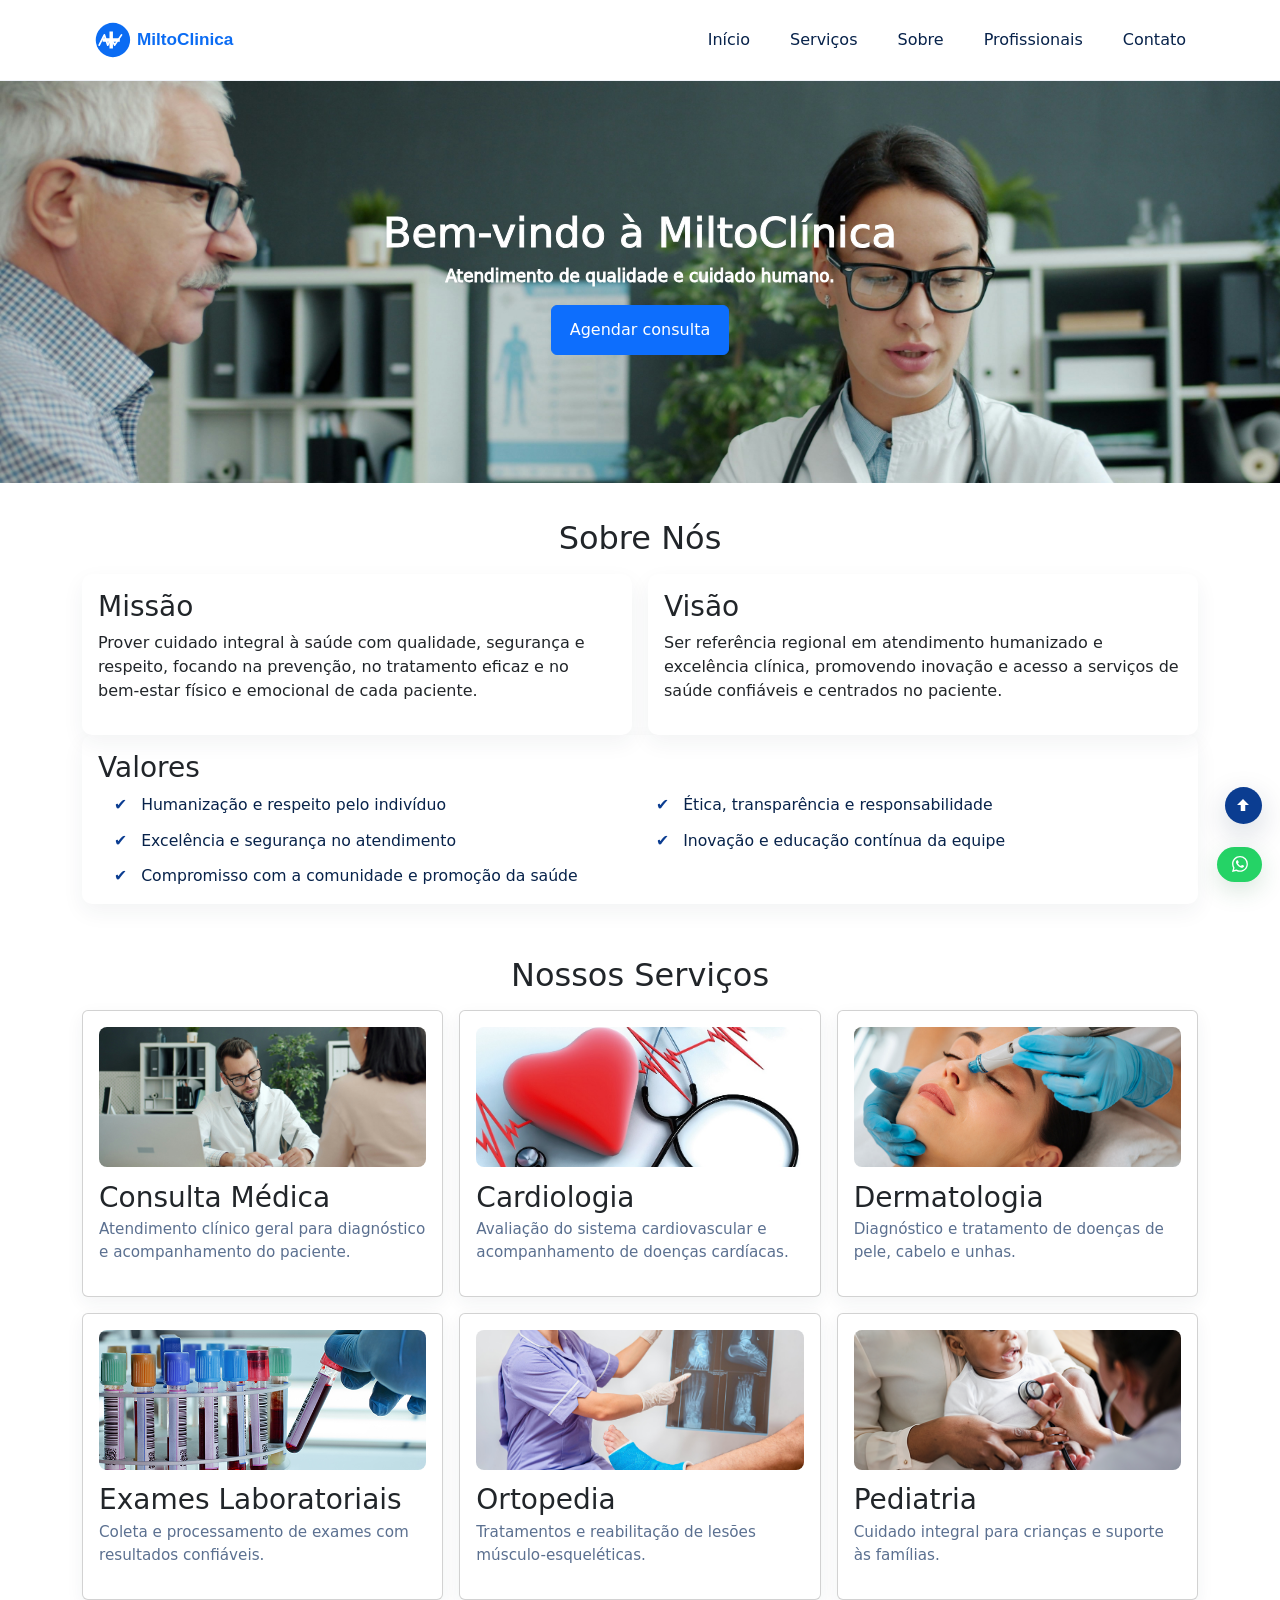
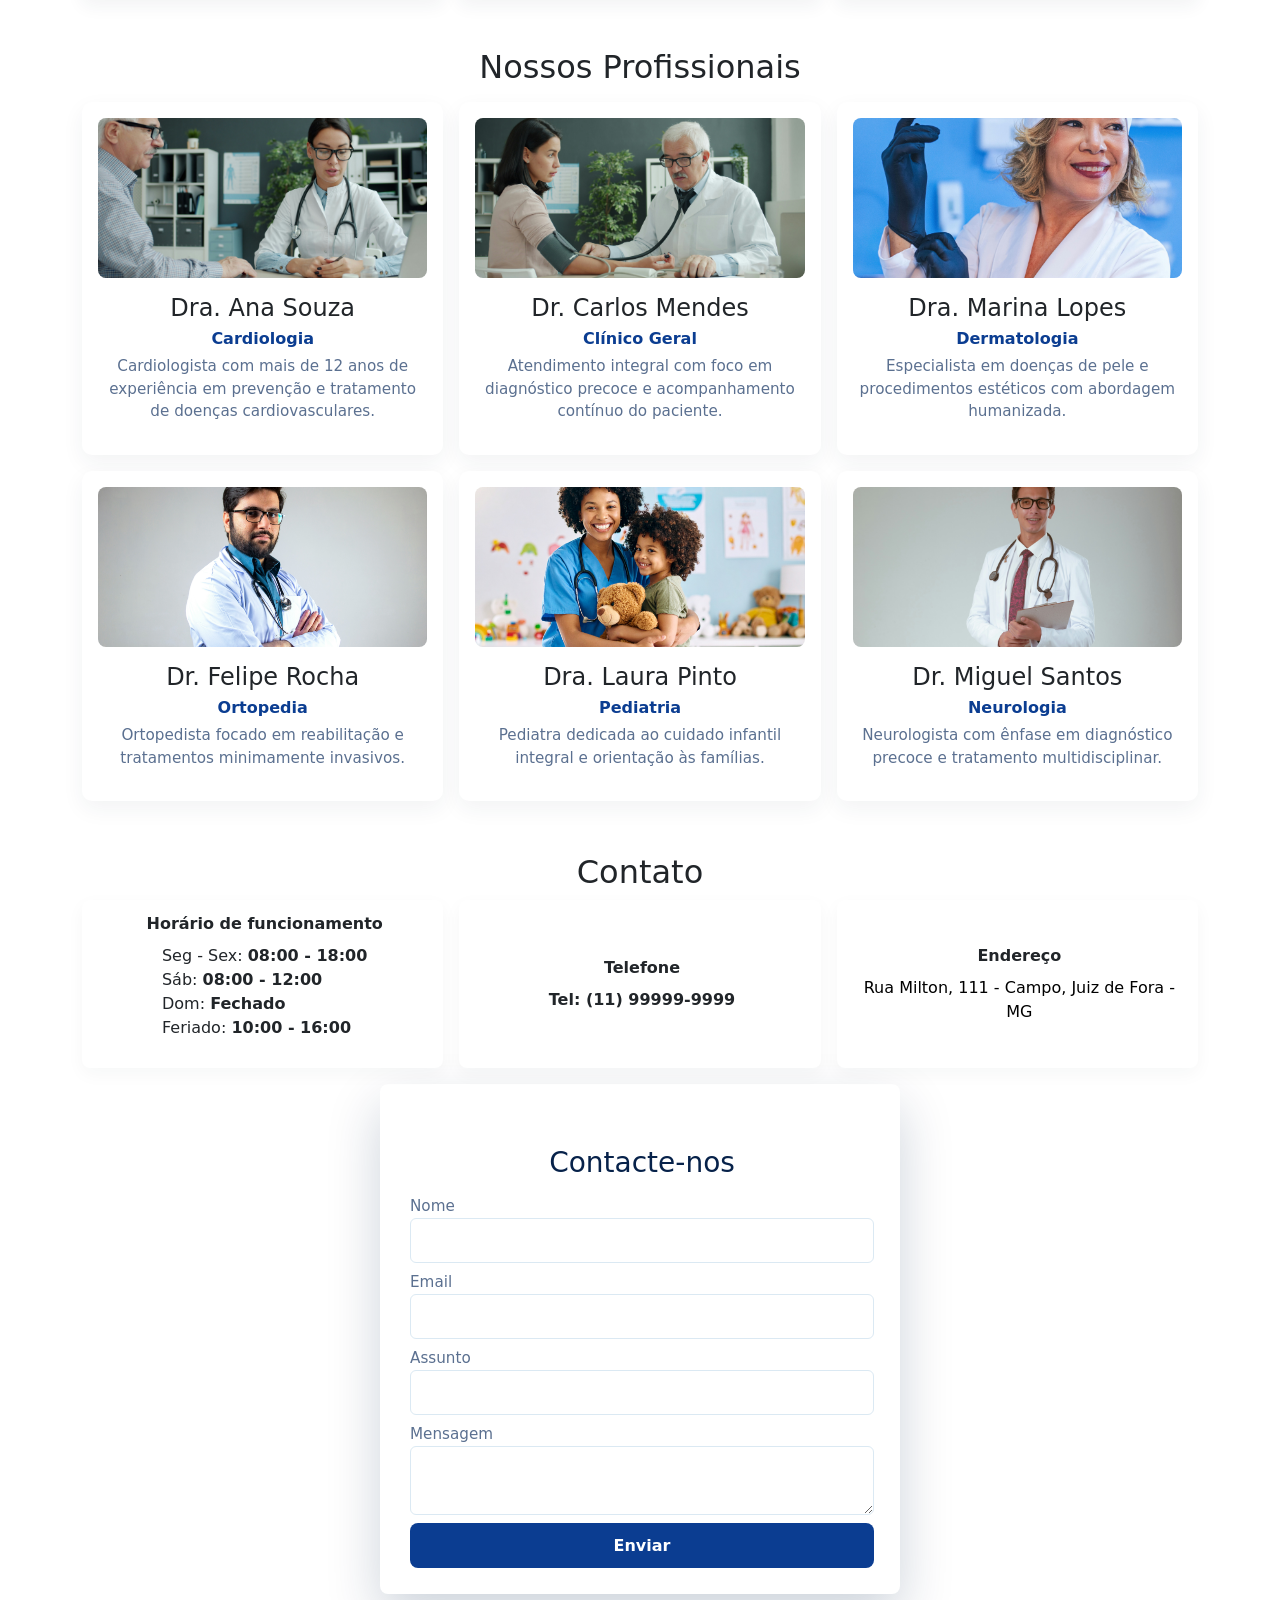
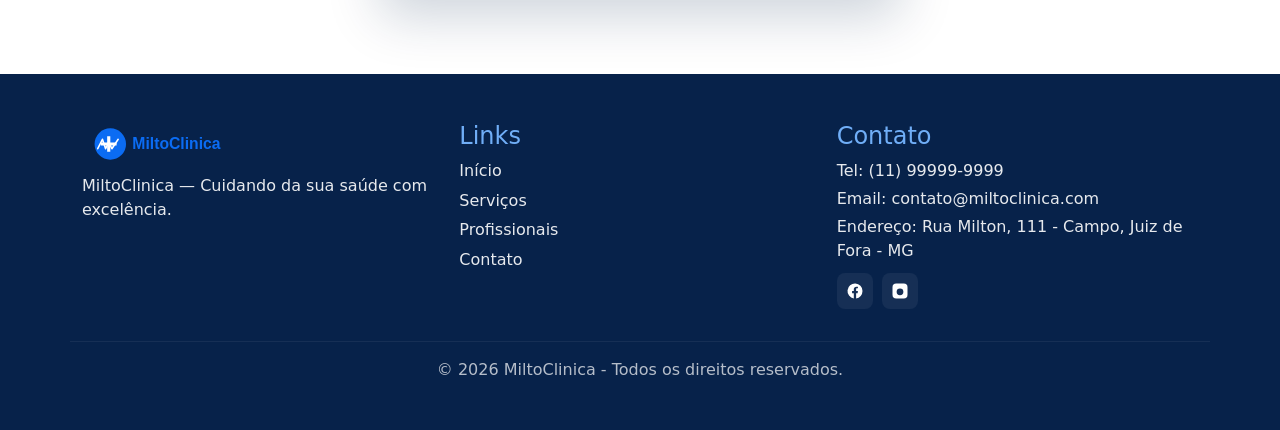
<file: index.html>
<!doctype html>
<html lang="pt-BR">
<head>
	<meta charset="utf-8">
	<meta name="viewport" content="width=device-width,initial-scale=1">
	<title>MiltoClínica</title>
	<link rel="icon" href="images/logo.svg" type="image/svg+xml">
	<link rel="stylesheet" href="css/styles.css">
	<link href="https://cdn.jsdelivr.net/npm/bootstrap@5.3.8/dist/css/bootstrap.min.css" rel="stylesheet" integrity="sha384-sRIl4kxILFvY47J16cr9ZwB07vP4J8+LH7qKQnuqkuIAvNWLzeN8tE5YBujZqJLB" crossorigin="anonymous">
	<script src="https://cdn.jsdelivr.net/npm/bootstrap@5.3.8/dist/js/bootstrap.bundle.min.js" integrity="sha384-FKyoEForCGlyvwx9Hj09JcYn3nv7wiPVlz7YYwJrWVcXK/BmnVDxM+D2scQbITxI" crossorigin="anonymous"></script>
</head>
<body> 
	<header class="site-header">
		<div class="container">
			<img src="images/logo.svg" alt="Logo MiltoClínica" class="logo">
			<nav class="nav" id="nav">
				<button id="navToggle" type="button" class="nav-toggle" aria-label="Abrir menu" aria-expanded="false" aria-controls="navList">☰</button>
				<ul class="nav-list" id="navList">
					<li><a href="#">Início</a></li>
					<li><a href="#servicos">Serviços</a></li>
					<li><a href="#sobre">Sobre</a></li>
					<li><a href="#profissionais">Profissionais</a></li>
					<li><a href="#contato">Contato</a></li>
				</ul>
			</nav>
		</div>
	</header>

	<main>
		<section id="home" class="hero">
			<div class="container">
				<div class="hero-content">
					<h1 class="tex">Bem-vindo à MiltoClínica</h1>
					<p class="tex">Atendimento de qualidade e cuidado humano.</p>
					<a href="#contato" class="btn btn-primary">Agendar consulta</a>
				</div>
				<!-- <div class="hero-illustration">
						<img src="images/doctor3-remov.png" alt="Doutora" loading="lazy" hidden>
				</div> -->
			</div>
		</section>

		<section id="sobre" class="about container">
			<h2>Sobre Nós</h2>
			<div class="about-cards">
				<article class="about-card">
					<h3>Missão</h3>
					<p>Prover cuidado integral à saúde com qualidade, segurança e respeito, focando na prevenção, no tratamento eficaz e no bem‑estar físico e emocional de cada paciente.</p>
				</article>
				<article class="about-card">
					<h3>Visão</h3>
					<p>Ser referência regional em atendimento humanizado e excelência clínica, promovendo inovação e acesso a serviços de saúde confiáveis e centrados no paciente.</p>
				</article>
			</div>
			<article class="about-card">
				<h3>Valores</h3>
				<ul>
					<li>Humanização e respeito pelo indivíduo</li>
					<li>Ética, transparência e responsabilidade</li>
					<li>Excelência e segurança no atendimento</li>
					<li>Inovação e educação contínua da equipe</li>
					<li>Compromisso com a comunidade e promoção da saúde</li>
				</ul>
			</article>
		</section>

		<section id="servicos" class="services container">
			<h2>Nossos Serviços</h2>
			<div class="cards service-cards">
				<article class="card">
					<img src="images/consulta.jpg" alt="Consulta médica" loading="lazy">
					<h3>Consulta Médica</h3>
					<p>Atendimento clínico geral para diagnóstico e acompanhamento do paciente.</p>
				</article>
				<article class="card">
					<img src="images/cardiologia.png" alt="Cardiologia" loading="lazy">
					<h3>Cardiologia</h3>
					<p>Avaliação do sistema cardiovascular e acompanhamento de doenças cardíacas.</p>
				</article>
				<article class="card">
					<img src="images/dermatologia.jpg" alt="Dermatologia" loading="lazy">
					<h3>Dermatologia</h3>
					<p>Diagnóstico e tratamento de doenças de pele, cabelo e unhas.</p>
				</article>
				<article class="card">
					<img src="images/exame.jpg" alt="Exames laboratoriais" loading="lazy">
					<h3>Exames Laboratoriais</h3>
					<p>Coleta e processamento de exames com resultados confiáveis.</p>
				</article>
				<article class="card">
					<img src="images/ortopedia.jpg" alt="Ortopedia" loading="lazy">
					<h3>Ortopedia</h3>
					<p>Tratamentos e reabilitação de lesões músculo-esqueléticas.</p>
				</article>
				<article class="card">
					<img src="images/pediatria.png" alt="Pediatria" loading="lazy">
					<h3>Pediatria</h3>
					<p>Cuidado integral para crianças e suporte às famílias.</p>
				</article>
			</div>
		</section>

		<section id="profissionais" class="professionals container">
			<h2>Nossos Profissionais</h2>
			<div class="pro-grid">
				<article class="pro-card">
					<img src="images/doctor3.jpg" alt="Dra. Ana Souza" loading="lazy">
					<h4>Dra. Ana Souza</h4>
					<p class="pro-specialty">Cardiologia</p>
					<p class="pro-bio">Cardiologista com mais de 12 anos de experiência em prevenção e tratamento de doenças cardiovasculares.</p>
				</article>
				<article class="pro-card">
					<img src="images/doctoro1.jpg" alt="Dr. Carlos Mendes" loading="lazy">
					<h4>Dr. Carlos Mendes</h4>
					<p class="pro-specialty">Clínico Geral</p>
					<p class="pro-bio">Atendimento integral com foco em diagnóstico precoce e acompanhamento contínuo do paciente.</p>
				</article>
				<article class="pro-card">
					<img src="images/doctoro2.jpg" alt="Dra. Marina Lopes" loading="lazy" style="object-fit:cover;">
					<h4>Dra. Marina Lopes</h4>
					<p class="pro-specialty">Dermatologia</p>
					<p class="pro-bio">Especialista em doenças de pele e procedimentos estéticos com abordagem humanizada.</p>
				</article>
				<article class="pro-card">
					<img src="images/doctoro5.jpg" alt="Dr. Felipe Rocha" loading="lazy">
					<h4>Dr. Felipe Rocha</h4>
					<p class="pro-specialty">Ortopedia</p>
					<p class="pro-bio">Ortopedista focado em reabilitação e tratamentos minimamente invasivos.</p>
				</article>
				<article class="pro-card">
					<img src="images/pediatria2.png" alt="Dra. Laura Pinto" loading="lazy">
					<h4>Dra. Laura Pinto</h4>
					<p class="pro-specialty">Pediatria</p>
					<p class="pro-bio">Pediatra dedicada ao cuidado infantil integral e orientação às famílias.</p>
				</article>
				<article class="pro-card">
					<img src="images/doctoro6.jpg" alt="Dr. Miguel Santos" loading="lazy">
					<h4>Dr. Miguel Santos</h4>
					<p class="pro-specialty">Neurologia</p>
					<p class="pro-bio">Neurologista com ênfase em diagnóstico precoce e tratamento multidisciplinar.</p>
				</article>
			</div>
		</section>

		<section id="contato" class="contact container">
			<h2>Contato</h2>
			<div class="contact-info">
				<div class="hours">
					<strong>Horário de funcionamento</strong>
					<p>Seg - Sex: <span>08:00 - 18:00</span><br> Sáb: <span>08:00 - 12:00</span><br> Dom: <span>Fechado</span><br> Feriado: <span>10:00 - 16:00</span></p>
				</div>
				<div class="phones-block">
					<strong>Telefone</strong>
					<p class="phones">Tel: (11) 99999-9999</p>
				</div>
				<div class="address-block">
					<strong>Endereço</strong>
					<p class="address">Rua Milton, 111 - Campo, Juiz de Fora - MG</p>
				</div>
			</div>
			<div class="contact-form-wrap">
				<form id="contactForm" class="contact-form">
					<h3 class="contact-title">Contacte-nos</h3>
					<label>Nome
						<input type="text" name="name" class="form-control" required>
					</label>
					<label>Email
						<input type="email" name="email" class="form-control" required>
					</label>
					<label>Assunto
						<input type="text" name="subject" class="form-control" required>
					</label>
					<label>Mensagem
						<textarea name="message" class="form-control" required></textarea>
					</label>
					<button type="submit" class="btn btn-primary">Enviar</button>
				</form>
			</div>
		</section>

		<!-- Botão de voltar ao início -->
		<a class="top-btn" href="#" aria-label="Voltar ao início">
			<!-- ícone de seta para cima -->
			<svg xmlns="http://www.w3.org/2000/svg" viewBox="0 0 24 24" width="18" height="18" fill="currentColor" aria-hidden="true">
				<path d="M12 4l-8 8h5v8h6v-8h5z" />
			</svg>
		</a>

		<!-- Botão do WhatsApp -->
		<a class="whatsapp-btn" href="https://wa.me/" target="_blank" rel="noopener" aria-label="Abrir WhatsApp">
			<!-- ícone SVG do WhatsApp -->
			<svg xmlns="http://www.w3.org/2000/svg" width="16" height="16" fill="currentColor" class="bi bi-whatsapp"
				viewBox="0 0 16 16">
				<path d="M13.601 2.326A7.85 7.85 0 0 0 7.994 0C3.627 0 .068 3.558.064 7.926c0 1.399.366 2.76 1.057 3.965L0 16l4.204-1.102a7.9 7.9 0 0 0 3.79.965h.004c4.368 0 7.926-3.558 7.93-7.93A7.9 7.9 0 0 0 13.6 2.326zM7.994 14.521a6.6 6.6 0 0 1-3.356-.92l-.24-.144-2.494.654.666-2.433-.156-.251a6.56 6.56 0 0 1-1.007-3.505c0-3.626 2.957-6.584 6.591-6.584a6.56 6.56 0 0 1 4.66 1.931 6.56 6.56 0 0 1 1.928 4.66c-.004 3.639-2.961 6.592-6.592 6.592m3.615-4.934c-.197-.099-1.17-.578-1.353-.646-.182-.065-.315-.099-.445.099-.133.197-.513.646-.627.775-.114.133-.232.148-.43.05-.197-.1-.836-.308-1.592-.985-.59-.525-.985-1.175-1.103-1.372-.114-.198-.011-.304.088-.403.087-.088.197-.232.296-.346.1-.114.133-.198.198-.33.065-.134.034-.248-.015-.347-.05-.099-.445-1.076-.612-1.47-.16-.389-.323-.335-.445-.34-.114-.007-.247-.007-.38-.007a.73.73 0 0 0-.529.247c-.182.198-.691.677-.691 1.654s.71 1.916.81 2.049c.098.133 1.394 2.132 3.383 2.992.47.205.84.326 1.129.418.475.152.904.129 1.246.08.38-.058 1.171-.48 1.338-.943.164-.464.164-.86.114-.943-.049-.084-.182-.133-.38-.232" />
			</svg>
		</a>
	</main>

	<footer class="site-footer">
		<div class="container footer-grid">
			<div class="footer-brand">
				<img src="images/logo.svg" alt="MiltoClinica" class="logo-footer">
				<p>MiltoClinica — Cuidando da sua saúde com excelência.</p>
			</div>
			<nav class="footer-nav">
				<h4>Links</h4>
				<ul>
					<li><a href="#home">Início</a></li>
					<li><a href="#servicos">Serviços</a></li>
					<li><a href="#profissionais">Profissionais</a></li>
					<li><a href="#contato">Contato</a></li>
				</ul>
			</nav>
			<div class="footer-contact">
				<h4>Contato</h4>
				<p>Tel: (11) 99999-9999</p>
				<p>Email: contato@miltoclinica.com</p>
				<p>Endereço: Rua Milton, 111 - Campo, Juiz de Fora - MG</p>
				<!-- Redes sociais -->
				<div class="footer-social">
					<a class="social-link" href="https://facebook.com/miltoclinica" target="_blank" rel="noopener" aria-label="Facebook">
						<svg xmlns="http://www.w3.org/2000/svg" viewBox="0 0 24 24" width="20" height="20" fill="currentColor" aria-hidden="true">
							<path d="M22 12a10 10 0 10-11.6 9.9v-7h-2.3V12h2.3V9.8c0-2.3 1.4-3.6 3.5-3.6 1 0 2 .07 2 .07v2.2h-1.1c-1 0-1.3.63-1.3 1.3V12h2.4l-.4 2.9h-2v7A10 10 0 0022 12z"/>
						</svg>
					</a>
					<a class="social-link" href="https://instagram.com/miltoclinica" target="_blank" rel="noopener" aria-label="Instagram">
						<svg xmlns="http://www.w3.org/2000/svg" viewBox="0 0 24 24" width="20" height="20" fill="currentColor" aria-hidden="true">
							<path d="M7 2h10a5 5 0 015 5v10a5 5 0 01-5 5H7a5 5 0 01-5-5V7a5 5 0 015-5zm5 6.5A4.5 4.5 0 1016.5 13 4.5 4.5 0 0012 8.5zm6.5-.9a1.1 1.1 0 11-1.1-1.1 1.1 1.1 0 011.1 1.1z"/>
						</svg>
					</a>
				</div>
			</div>
		</div>
		<div class="container footer-bottom">
			<p>© 2026 MiltoClinica - Todos os direitos reservados.</p>
		</div>
	</footer>

	<script src="js/main.js" defer></script>
</body>
</html>
</file>
<file: css/styles.css>
/* Reset e variáveis */
:root{
	--primary:#0b3d91; /* azul escuro */
	--accent:#70aef7;  /* azul claro */
	--bg:#f3f7ff;      /* fundo azul muito claro / quase branco */
	--text:#07224a;    /* texto azul escuro */
	--muted:#5b7090;   /* tom suave para textos secundários */
}
*{box-sizing:border-box}
html,body{height:100%}
body{
	margin:0;font-family:Inter, system-ui, -apple-system, "Segoe UI", Roboto, "Helvetica Neue", Arial;
	background:var(--bg);color:var(--text);line-height:1.45;
}
.container{max-width:1000px;margin:0 auto;padding:1rem}

/* Header */
.site-header{background:#fff;border-bottom:1px solid rgba(11,61,145,0.06)}
.site-header .container{display:flex;align-items:center;gap:1rem}
.logo{height:48px}
.nav{margin-left:auto;}
.nav-list{list-style:none;margin:0;padding:0;display:flex;gap:1rem}
.nav-list a{color:var(--text);text-decoration:none;padding:.5rem .75rem;border-radius:6px}
.nav-list a:hover{background:rgba(11,61,145,0.06)}
.nav-toggle{display:none;border:0;background:none;font-size:1.25rem}

/* Hero */
/* .hero{padding:4rem 0;background:linear-gradient(135deg, rgba(11,108,243,0.06), rgba(22,160,133,0.03));border-bottom:1px solid #eaf2f5} */
.hero{background-image: url(../images/doctor3.jpg);background-position: top;background-size: cover;padding: 7rem;}
.hero .container{display:flex;align-items:center;justify-content: center;gap:2rem;}
.hero-content{display: flex;flex-direction: column;align-items: center;}
.hero-content .tex{-webkit-text-fill-color: white;-webkit-text-stroke-width: 1px;-webkit-text-stroke-color: white;}
.hero-content p{font-size: 20px;}
.hero-content a.btn{font-size: 19px;}
.hero-illustration{flex:1;display:flex;justify-content:center;align-items:center;position:relative;overflow:hidden}

/* Apenas a imagem terá tamanho médio - não aumenta a largura da seção */
.hero-illustration img{
	width:auto;
	max-width:420px; /* largura máxima para não ultrapassar o espaço */
	height:360px; /* altura média desejada */
	object-fit:cover;
	border-radius:12px;
	/* box-shadow:0 12px 34px rgba(35,49,63,0.08); */
}

/* Escurecer levemente a área da ilustração no hero */
.hero-illustration::after{
	content:"";
	position:absolute;
	inset:0;
	background:rgba(0,0,0,0.18); /* pouco escuro */
	pointer-events:none;
	border-radius:12px;
}

@media (max-width:800px){
	.nav-list{display:none;flex-direction: column;
	background: white;
	position: absolute;
	top: 60px;
	right: 0;
	width: 200px;
	box-shadow: 0 4px 10px rgba(0,0,0,0.1);
	padding: 10px;
    opacity: 0;
	transform: translateY(-10px);
	transition: 0.3s;}
	.nav-toggle{display:inline-block;background: none;border: none;font-size: 24px;cursor: pointer;}
	.nav.open .nav-list {display: flex;opacity: 1;
	transform: translateY(0);}
	.cards{grid-template-columns:1fr}
	.hero h1{font-size:1.5rem}
	.hero .container{flex-direction:column}
	.hero-illustration{order:2}
	.hero-content{order:1;text-align:center}
	.hero-illustration img{height:240px;max-width:80%;}
	.hero-illustration::after{background:rgba(0,0,0,0.12)}
}

/* Hero - melhorias para dispositivos menores */
.hero-content{max-width:720px;padding:0 1rem;text-align:center}
.hero-content .tex{color:#fff}
.hero-content h1.tex{font-size:2.6rem;line-height:1.02;margin:.2rem 0 .6rem}
.hero-content p.tex{font-size:1.05rem;margin:0 0 1rem;color:rgba(255,255,255,0.95)}
.hero-content a.btn{padding:.75rem 1.1rem;font-size:1rem}

@media (max-width:800px){
	.hero{padding:4rem 0}
	.hero-content h1.tex{font-size:1.8rem}
	.hero-content p.tex{font-size:.98rem}
	.hero-content a.btn{width:100%;display:inline-block}
	.hero-illustration{display:none}
}
@media (max-width:480px){
	.hero{padding:3rem 0}
	.hero-content{padding:0 .6rem}
	.hero-content h1.tex{font-size:1.4rem}
	.hero-content p.tex{font-size:.9rem}
	.hero-content a.btn{font-size:.95rem;padding:.6rem;max-width:100%}
}

/* Services */
.services h2,.about h2,.contact h2,.professionals h2{margin-top:1.25rem;text-align: center;}
.cards{display:grid;grid-template-columns:repeat(3,1fr);gap:1rem;margin-top:1rem}
.card{background:#fff;padding:1rem;border-radius:10px;box-shadow:0 6px 18px rgba(35,49,63,0.06)}

/* Serviços - grade */
.service-cards{display:grid;grid-template-columns:repeat(3,1fr);gap:1rem;margin-top:1rem}
.service-cards .card img{width:100%;height:140px;object-fit:cover;border-radius:8px;margin-bottom:.6rem}
.service-cards .card h3{margin:.25rem 0}
.service-cards .card p{color:var(--muted);font-size:.95rem}

@media (max-width:1000px){
	.service-cards{grid-template-columns:repeat(2,1fr)}
}
@media (max-width:700px){
	.service-cards{grid-template-columns:1fr}
}

/* Contact form */
.contact form{display:grid;gap:.5rem;margin-top:1rem}
.contact label{display:block;font-size:.95rem;color:var(--muted)}
.contact input,.contact textarea{width:100%;padding:.6rem;border:1px solid #dbe9f3;border-radius:6px}
.contact textarea{min-height:120px}

/* Botão enviar do formulário de contato (cor primária) */
#contactForm button.btn{
	display:inline-block;
	background:var(--primary);
	color:#fff;
	border:0;
	padding:.65rem 1rem;
	border-radius:8px;
	font-weight:600;
	cursor:pointer;
	transition:background .18s ease, transform .12s ease;
}
#contactForm button.btn:hover{background:#095ad6;transform:translateY(-1px)}
#contactForm button.btn:focus-visible{outline:3px solid rgba(11,108,243,0.18);outline-offset:3px}

/* Contact info */
.contact .contact-info{display:flex;gap:1rem;align-items:stretch;margin-bottom:1rem}
.contact .contact-info > div{
	flex:1;
	background:#fff;
	padding:.75rem;
	border-radius:8px;
	box-shadow:0 6px 18px rgba(35,49,63,0.04);
	display:flex;
	flex-direction:column;
	justify-content:center;
	align-items:center;
	text-align:center;
	transition:transform .18s ease, box-shadow .18s ease, border-left-color .18s ease;
	border-left:4px solid transparent; /* barra lateral para destaque no hover */
}
.contact .contact-info > div:hover{
	transform:translateY(-6px);
	box-shadow:0 18px 36px rgba(35,49,63,0.12);
	border-left-color:var(--primary);
}
.contact .contact-info > div:focus-within{
	outline:3px solid rgba(11,108,243,0.08);
	outline-offset:4px;
}
.contact .contact-info strong{display:block;margin-bottom:.5rem}
.contact .hours p{text-align: left;}
.contact .hours p span{font-weight: 600;}
.contact-info .address-block p.address{color:black;}
.contact .contact-info .phones{font-weight:700;margin:0}
.contact .contact-info .address{margin:0;color:var(--muted)}

@media (max-width:900px){
	.contact .contact-info{flex-direction:column}
}

/* Footer */
.site-footer{background:#07224a;color:#fff;padding:2rem 0 1rem;margin-top:2rem}
.footer-grid{display:grid;grid-template-columns:1fr 1fr 1fr;gap:1rem;align-items:start}
.logo-footer{height:44px;margin-bottom:.5rem}
.footer-brand p{margin:0;color:rgba(255,255,255,0.9)}
.footer-nav h4,.footer-contact h4{margin:0 0 .5rem;color:var(--accent)}
.footer-nav ul{list-style:none;padding:0;margin:0}
.footer-nav ul li{margin:0.35rem 0}
.footer-nav ul li a{color:rgba(255,255,255,0.9);text-decoration:none}
.footer-nav ul li a:hover{text-decoration:underline}
.footer-contact p{margin:0.25rem 0;color:rgba(255,255,255,0.9)}
.footer-bottom{border-top:1px solid rgba(255,255,255,0.06);margin-top:1rem;padding-top:1rem;text-align:center;color:rgba(255,255,255,0.7)}

@media (max-width:800px){
	.footer-grid{grid-template-columns:1fr;gap:.75rem}
}

/* Formatação da lista em 'Sobre Nós' (Valores) */
.about ul{
	list-style:none;
	margin:0.5rem 0 0 0;
	padding:0;
	display:grid;
	grid-template-columns:repeat(2,minmax(0,1fr));
	gap:0.75rem 1rem;
}
.about li{
	background:transparent;
	padding:0; /* sem espaçamento extra */
	border-radius:0;
	display:flex;
	align-items:center;
	gap:0.5rem;
	box-shadow:none;
	color:var(--text);
	font-size:0.98rem;
}
.about li::before{
	content:"\2714"; /* check mark */
	color:var(--primary);
	font-weight:700;
	margin:0 6px 0 0; /* ícone como marcador à esquerda */
}

@media (max-width:800px){
	.about ul{grid-template-columns:1fr}
}

/* Cards para Missão / Visão / Valores */
.about-cards{
	display:flex;
	gap:1rem;
	margin-top:1rem;
}
.about-card{
	flex:1;
	background:#fff;
	padding:1rem;
	border-radius:10px;
	box-shadow:0 8px 22px rgba(35,49,63,0.06);
}
.about-card h3{margin-top:0}
.about-card ul{margin:0;padding-left:1rem}

@media (max-width:900px){
	.about-cards{flex-direction:column}
}

/* Profissionais */
.professionals h2{margin-top:1rem}
.pro-grid{display:grid;grid-template-columns:repeat(3,1fr);gap:1rem;margin-top:1rem}
.pro-card{background:#fff;border-radius:10px;padding:1rem;box-shadow:0 8px 22px rgba(35,49,63,0.06);text-align:center}
.pro-card img{width:100%;height:160px;object-fit:cover;border-radius:8px;margin-bottom:.75rem}
.pro-card h4{margin:.25rem 0}
.pro-specialty{color:var(--primary);font-weight:600;margin:.25rem 0}
.pro-bio{font-size:.95rem;color:var(--muted)}

@media (max-width:1000px){
	.pro-grid{grid-template-columns:repeat(2,1fr)}
}
@media (max-width:700px){
	.pro-grid{grid-template-columns:1fr}
}

/* WhatsApp floating button */
.whatsapp-btn{position:fixed;right:18px;bottom:18px;background:#25D366;color:white;padding:.6rem 0.9rem;border-radius:999px;box-shadow:0 8px 24px rgba(37,115,60,0.18);text-decoration:none;display:flex;align-items:center;gap:.5rem}
.whatsapp-btn span{font: weight 700px;}

@media (max-width:480px){
	.whatsapp-btn{right:12px;bottom:12px;}
	.whatsapp-btn svg{width: 2em;height: 2em;}
}

/* Contact form wrapper e título */
.contact-title{margin-top:1.25rem;text-align:center;color:var(--text)}
.contact-form-wrap{
	max-width:520px;
	margin:0.75rem auto 2rem;
	padding:26px; /* aumentado em 26px */
	background:#fff;
	border-radius:8px;
	box-shadow:0 22px 54px rgba(7,34,74,0.20); /* sombra mais escura */
	border-left:4px solid transparent;
}

@media (max-width:720px){
	.contact-form-wrap{max-width:100%;padding:16px}
	.contact-form button.btn{width:100%;align-self:stretch}
}

/* Footer social links */
.footer-social{display:flex;gap:.6rem;margin-top:.6rem}
.social-link{display:inline-flex;width:36px;height:36px;align-items:center;justify-content:center;border-radius:8px;background:rgba(255,255,255,0.06);color:inherit;text-decoration:none;transition:background .15s ease, transform .12s ease}
.social-link svg{width:18px;height:18px}
.social-link:hover{background:rgba(255,255,255,0.14);transform:translateY(-3px)}

/* Botão voltar ao topo */
.top-btn{position:fixed;right:18px;bottom:76px;background:var(--primary);color:#fff;padding:.6rem;border-radius:999px;box-shadow:0 10px 30px rgba(7,34,74,0.18);text-decoration:none;display:flex;align-items:center;justify-content:center;z-index:60}
.top-btn svg{display:block}
.top-btn:hover{transform:translateY(-3px)}

@media (max-width:480px){
	.top-btn{right:12px;bottom:76px;padding:.5rem}
}
@media (max-width:766px){
	.top-btn{display:none}
}
</file>
